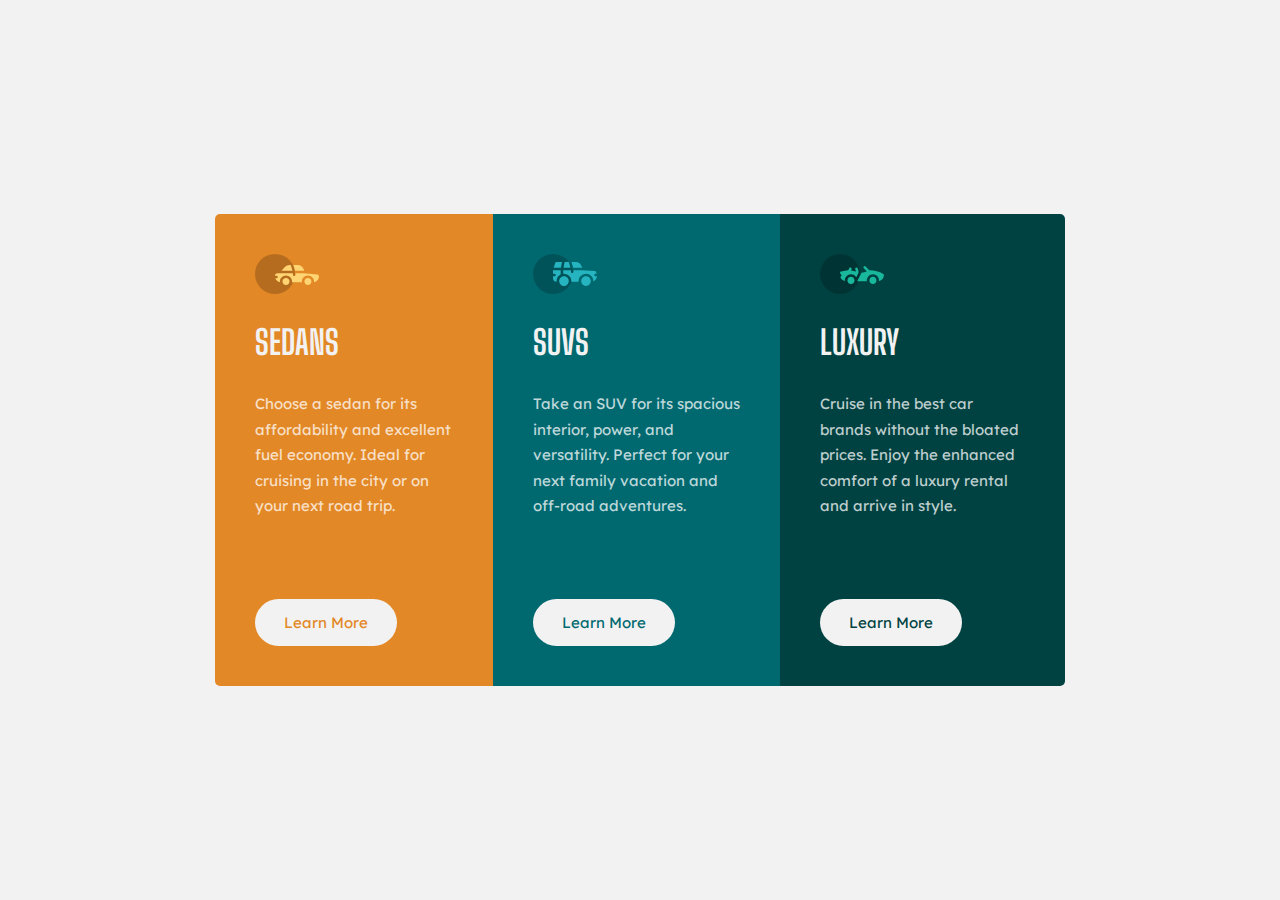
<file: 3-column-preview-card-component-main/index.html>
<!DOCTYPE html>
<html lang="en">
  <head>
    <meta charset="UTF-8" />
    <meta name="viewport" content="width=device-width, initial-scale=1.0" />
    <!-- displays site properly based on user's device -->

    <link
      rel="icon"
      type="image/png"
      sizes="32x32"
      href="./images/favicon-32x32.png"
    />

    <title>Frontend Mentor | 3-column preview card component</title>
    <link rel="preconnect" href="https://fonts.googleapis.com" />
    <link rel="preconnect" href="https://fonts.gstatic.com" crossorigin />
    <link
      href="https://fonts.googleapis.com/css2?family=Big+Shoulders+Display:wght@700&family=Lexend+Deca&display=swap"
      rel="stylesheet"
    />
    <link rel="stylesheet" href="style.css" />
    <!-- Feel free to remove these styles or customise in your own stylesheet 👍 -->
    <!-- <style>
    .attribution { font-size: 11px; text-align: center; }
    .attribution a { color: hsl(228, 45%, 44%); }
  </style> -->
  </head>
  <body>
    <div class="container__card">
      <div class="card card1">
        <picture>
          <img src="./images/icon-sedans.svg" alt="Sedan-icon" />
        </picture>
        <h2 class="title">Sedans</h2>
        <p class="para">
          Choose a sedan for its affordability and excellent fuel economy. Ideal
          for cruising in the city or on your next road trip.
        </p>
        <a class="btn btn1" href="#">Learn More</a>
      </div>
      <div class="card card2">
        <picture>
          <img src="./images/icon-suvs.svg" alt="SUVs-icon" />
        </picture>

        <h2 class="title">SUVs</h2>
        <p class="para">
          Take an SUV for its spacious interior, power, and versatility. Perfect
          for your next family vacation and off-road adventures.
        </p>
        <a class="btn btn2" href="#">Learn More</a>
      </div>
      <div class="card card3">
        <picture>
          <img src="./images/icon-luxury.svg" alt="Luxury-icon" />
        </picture>

        <h2 class="title">Luxury</h2>

        <p class="para">
          Cruise in the best car brands without the bloated prices. Enjoy the
          enhanced comfort of a luxury rental and arrive in style.
        </p>
        <a class="btn btn3" href="#">Learn More</a>
      </div>
    </div>

    <!-- <div class="attribution">
      Challenge by
      <a href="https://www.frontendmentor.io?ref=challenge" target="_blank"
        >Frontend Mentor</a
      >. Coded by <a href="#">Your Name Here</a>.
    </div> -->
  </body>
</html>
</file>
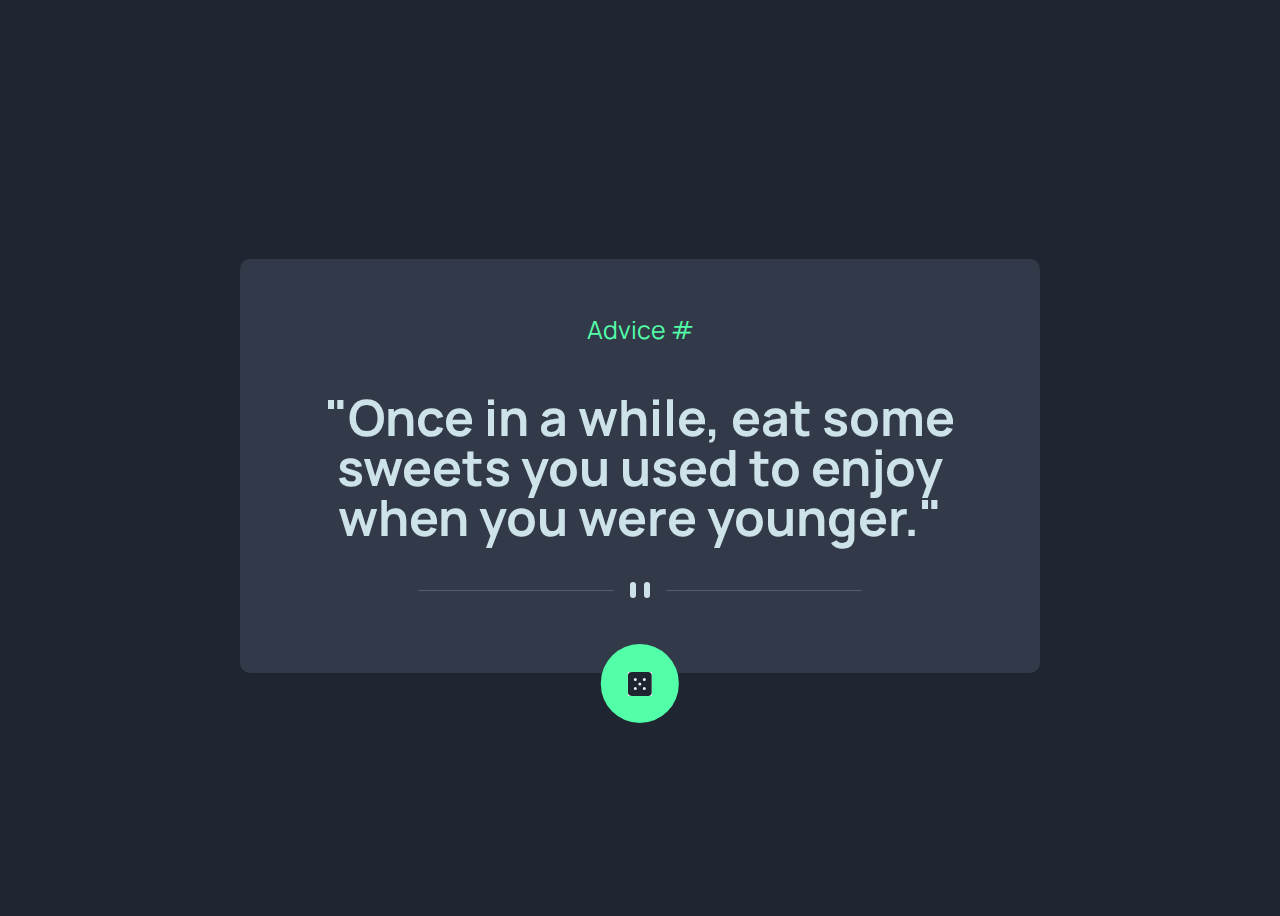
<file: advice-generator-app-main/index.html>
<!DOCTYPE html>
<html lang="en">
  <head>
    <meta charset="UTF-8" />
    <meta name="viewport" content="width=device-width, initial-scale=1.0" />
    <!-- displays site properly based on user's device -->

    <link
      rel="icon"
      type="image/png"
      sizes="32x32"
      href="./images/favicon-32x32.png"
    />

    <title>Frontend Mentor | Advice generator app</title>
    <link rel="preconnect" href="https://fonts.googleapis.com" />
    <link rel="preconnect" href="https://fonts.gstatic.com" crossorigin />
    <link
      href="https://fonts.googleapis.com/css2?family=Manrope:wght@800&display=swap"
      rel="stylesheet"
    />
    <link rel="stylesheet" href="style.css" />
    <!-- Feel free to remove these styles or customise in your own stylesheet 👍 -->
    <!-- <style>
    .attribution { font-size: 11px; text-align: center; }
    .attribution a { color: hsl(228, 45%, 44%); }
  </style> -->
  </head>
  <body>
    <div class="container">
      <p id="para__tag">Advice <span id="advice__no"> # </span></p>
      <h1 id="advice__quote">
        "Once in a while, eat some sweets you used to enjoy when you were
        younger."
      </h1>
      <picture class="theline">
        <source
          media="(min-width: 768px)"
          srcset="./images/pattern-divider-desktop.svg"
        />
        <img src="./images/pattern-divider-mobile.svg" alt="" />
      </picture>

      <div class="btn-container" id="btn">
        <button class="button" data-icon="random-quote__button"></button>
      </div>
    </div>

    <!-- Advice ID goes here -->

    <!-- Advice text goes here -->

    <!-- <div class="attribution">
      Challenge by
      <a href="https://www.frontendmentor.io?ref=challenge" target="_blank"
        >Frontend Mentor</a
      >. Coded by <a href="#">Your Name Here</a>.
    </div> -->
    <script src="index.js"></script>
  </body>
</html>
</file>
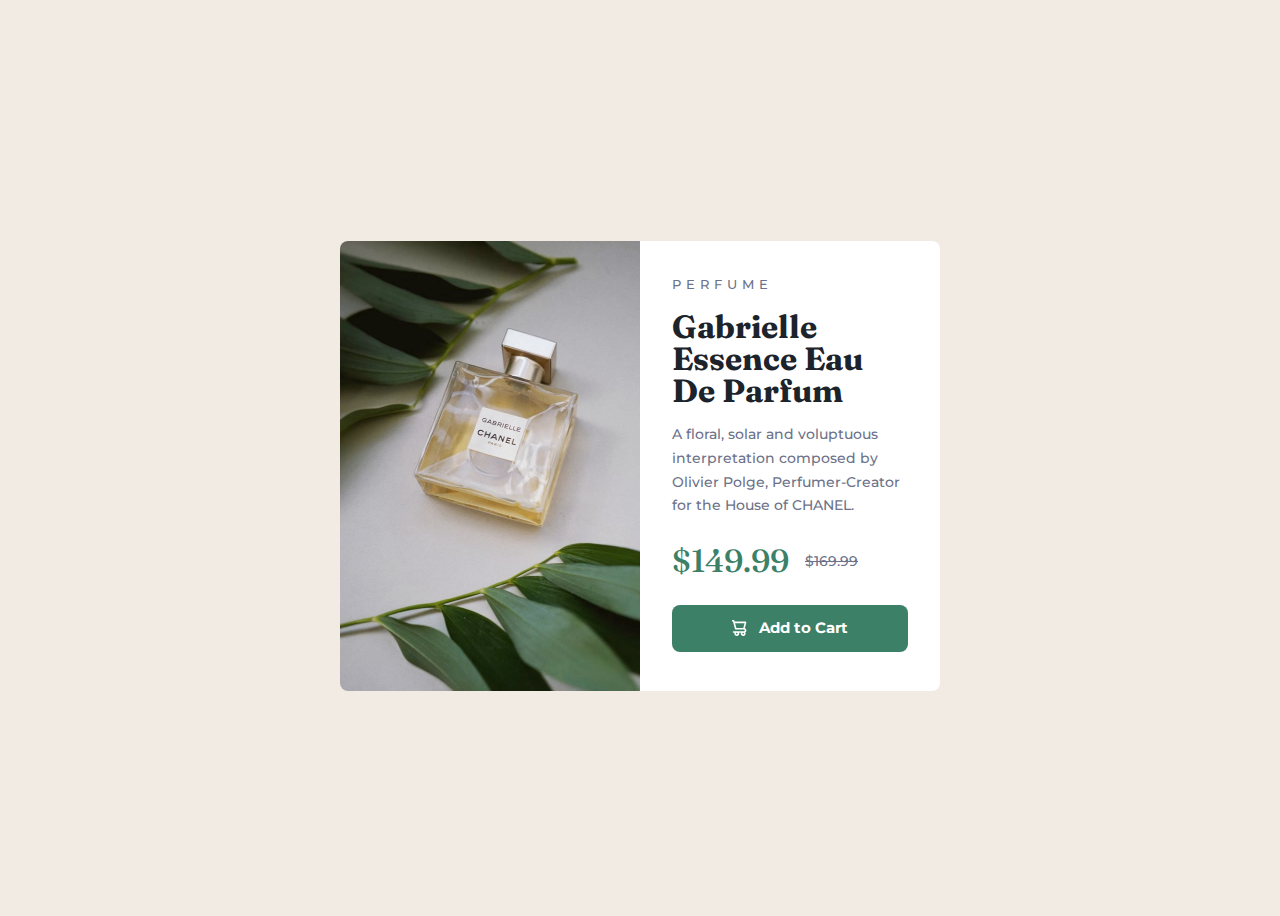
<file: product-preview-card-component-main/index.html>
<!DOCTYPE html>
<html lang="en">
  <head>
    <meta charset="UTF-8" />
    <meta name="viewport" content="width=device-width, initial-scale=1.0" />
    <!-- displays site properly based on user's device -->

    <link
      rel="icon"
      type="image/png"
      sizes="32x32"
      href="./images/favicon-32x32.png"
    />

    <title>Frontend Mentor | Product preview card component</title>
    <!-- google font -->
    <link rel="preconnect" href="https://fonts.googleapis.com" />
    <link rel="preconnect" href="https://fonts.gstatic.com" crossorigin />
    <link
      href="https://fonts.googleapis.com/css2?family=Fraunces:opsz,wght@9..144,700&family=Montserrat:wght@500;600&display=swap"
      rel="stylesheet"
    />
    <!-- CSS  -->
    <link rel="stylesheet" href="style.css" />
    <!-- Feel free to remove these styles or customise in your own stylesheet 👍 -->
    <!-- <style>
      .attribution {
        font-size: 11px;
        text-align: center;
      }
      .attribution a {
        color: hsl(228, 45%, 44%);
      }
    </style> -->
  </head>
  <body>
    <main>
      <article class="product">
        <picture class="product__img">
          <source srcset="images/image-product-desktop.jpg" /
          media="(min-width:600px)">
          <img src="images/image-product-mobile.jpg" alt="" />
        </picture>
        <div class="product__content">
          <p class="product__category">Perfume</p>
          <h1 class="product__title">Gabrielle Essence Eau De Parfum</h1>
          <p>
            A floral, solar and voluptuous interpretation composed by Olivier
            Polge, Perfumer-Creator for the House of CHANEL.
          </p>
          <div class="flex-group">
            <span class="visually-hidden">Product Current Price: </span>
            <p class="product__price">$149.99</p>
            <span class="visually-hidden">Product Original Price: </span>

            <p class="product__original-price"><s>$169.99</s></p>
          </div>
          <button class="button" data-icon="shopping-cart">Add to Cart</button>
        </div>
      </article>
    </main>

    <!-- <div class="attribution">
      Challenge by
      <a href="https://www.frontendmentor.io?ref=challenge" target="_blank"
        >Frontend Mentor</a
      >. Coded by <a href="#">Your Name Here</a>.
    </div> -->
  </body>
</html>
</file>
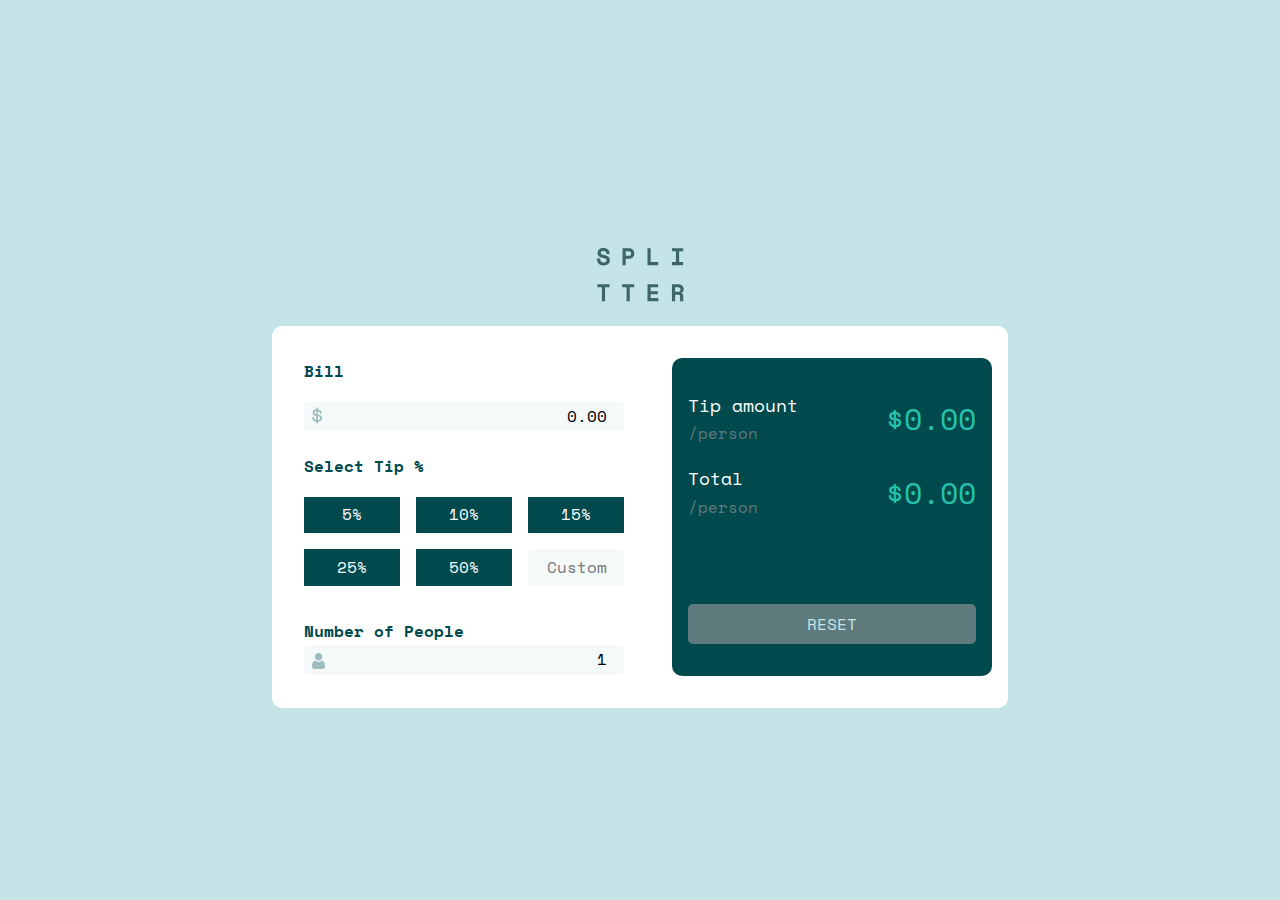
<file: tip-calculator-app-main/index.html>
<!DOCTYPE html>
<html lang="en">
  <head>
    <meta charset="UTF-8" />
    <meta name="viewport" content="width=device-width, initial-scale=1.0" />
    <!-- displays site properly based on user's device -->

    <link
      rel="icon"
      type="image/png"
      sizes="32x32"
      href="./images/favicon-32x32.png"
    />

    <title>Frontend Mentor | Tip calculator app</title>

    <!-- Feel free to remove these styles or customise in your own stylesheet 👍 -->
    <!-- <style>
    .attribution { font-size: 11px; text-align: center; }
    .attribution a { color: hsl(228, 45%, 44%); }
  </style> -->
    <link rel="preconnect" href="https://fonts.googleapis.com" />
    <link rel="preconnect" href="https://fonts.gstatic.com" crossorigin />
    <link
      href="https://fonts.googleapis.com/css2?family=Space+Mono:wght@700&display=swap"
      rel="stylesheet"
    />
    <link rel="stylesheet" href="style.css" />
  </head>
  <body>
    <div class="main-container">
      <!-- logo -->
      <h1>
        <img src="./images/logo.svg" id="logo" alt="logo-for-calculator" />
      </h1>
      <section class="container">
        <!-- left section  -->
        <article class="input-container">
          <form class="amount-input">
            <label for="bill-amount">Bill</label>
            <img
              src="./images/icon-dollar.svg"
              id="dollar-logo"
              alt="logo-for-dollar"
            />
            <input
              class="input-field"
              type="number"
              name="amount"
              id="bill-amount"
              placeholder="0"
              aria-label="bill-amount"
              min="0"
            />
          </form>
          <!-- tip percent buttons -->
          <form class="select-tip">
            <label>Select Tip %</label>
            <div class="percent-options">
              <button
                class="btn"
                id="btn_5"
                type="button"
                aria-label="add-5-percentage"
              >
                5%
              </button>
              <button
                class="btn"
                id="btn_10"
                type="button"
                aria-label="add-10-percentage"
              >
                10%
              </button>
              <button
                class="btn"
                id="btn_15"
                type="button"
                aria-label="add-15-percentage"
              >
                15%
              </button>
              <button
                class="btn"
                id="btn_25"
                type="button"
                aria-label="add-25-percentage"
              >
                25%
              </button>
              <button
                class="btn"
                id="btn_50"
                type="button"
                aria-label="add-50-percentage"
              >
                50%
              </button>
              <input
                id="custom"
                class="custom-percentage"
                type="number"
                max="100"
                placeholder="Custom"
                aria-label="enter-custom-input"
              />
            </div>
          </form>
          <form class="num-people">
            <label for="people-count" id="no_of_people">Number of People</label>
            <label class="hide" id="zero">Can't be zero</label>
            <img
              src="./images/icon-person.svg"
              id="person-logo"
              alt="logo-for-person"
            />
            <input type="number" class="input-field" name="number-people"
            id="people-count" placeholder="0" aria-label="enter-number-of-people
            required aria-required="true" min="0" max="100" />
          </form>
        </article>
        <!-- right section -->
        <article class="display-container">
          <div class="display-tip">
            <div>
              <p class="display-description">Tip amount</p>
              <p>/person</p>
            </div>
            <p class="amount" id="show-tip">$0.00</p>
          </div>
          <div class="display-total">
            <div>
              <p class="display-description">Total</p>
              <p>/person</p>
            </div>
            <p class="amount" id="show-total">$0.00</p>
          </div>
          <button
            class="reset-btn disable"
            id="resetBtn"
            aria-label="reset"
            disabled
          >
            reset
          </button>
        </article>
      </section>
    </div>

    <!-- <div class="attribution">
      Challenge by
      <a href="https://www.frontendmentor.io?ref=challenge" target="_blank"
        >Frontend Mentor</a
      >. Coded by <a href="#">Your Name Here</a>.
    </div> -->
    <script src="index.js"></script>
  </body>
</html>
</file>
<file: 3-column-preview-card-component-main/style.css>
/* font-family: 'Big Shoulders Display', cursive;
font-family: 'Lexend Deca', sans-serif; */
:root {
  --orange: hsl(31, 77%, 52%);
  --light-green: hsl(184, 100%, 22%);
  --dark-green: hsl(179, 100%, 13%);
  --transparent-white: hsla(0, 0%, 100%, 0.75);
  --light-gray: hsl(0, 0%, 95%);
  --big-shoulders: "Big Shoulders Display", cursive;
  --lexend-deca: "Lexend Deca", sans-serif;
}

/*
  1. Use a more-intuitive box-sizing model.
*/
*,
*::before,
*::after {
  box-sizing: border-box;
}
/*
    2. Remove default margin
  */
* {
  margin: 0;
}
/*
    3. Allow percentage-based heights in the application
  */

body {
  height: 100%;
}
/*
    Typographic tweaks!
    4. Add accessible line-height
    5. Improve text rendering
  */
body {
  line-height: 1.7;
  -webkit-font-smoothing: antialiased;
}
/*
    6. Improve media defaults
  */
img,
picture,
video,
canvas,
svg {
  display: block;
  max-width: 100%;
}
/*
    7. Remove built-in form typography styles
  */
input,
button,
textarea,
select {
  font: inherit;
}
/*
    8. Avoid text overflows
  */
p,
h1,
h2,
h3,
h4,
h5,
h6 {
  overflow-wrap: break-word;
}

h1,
h2,
h3 {
  line-height: 1;
}

/* general styling */

body {
  font-size: 15px;
  background-color: var(--light-gray);
  padding: 4rem 2rem;
  font-weight: 400;
  font-family: var(--lexend-deca);
  /* don't use it on body its just for practice */
  /* display: flex; */
}
.container__card {
  display: flex;
  flex-direction: column;
}
.card {
  padding: 2rem 1.5rem;
}
.card1 {
  background-color: var(--orange);
  border-top-left-radius: 5px;
  border-top-right-radius: 5px;
}

.card2 {
  background-color: var(--light-green);
}
.card3 {
  background-color: var(--dark-green);
  border-bottom-left-radius: 5px;
  border-bottom-right-radius: 5px;
}
.title {
  font-family: var(--big-shoulders);
  font-weight: 700;
  text-transform: uppercase;
  font-size: 2.1rem;
  margin-top: 2rem;
  color: var(--light-gray);
}
.para {
  color: var(--transparent-white);
  margin-top: 2rem;
}
.btn {
  display: inline-block;
  text-decoration: none;
  border-radius: 25px;
  padding: 0.7rem 1.8rem;
  margin-top: 2rem;
  background-color: var(--light-gray);
  cursor: pointer;
}
.btn1 {
  color: var(--orange);
}
.btn1:hover {
  color: var(--light-gray);
  background-color: var(--orange);
  border: 1px solid var(--light-gray);
}
.btn2 {
  color: var(--light-green);
}
.btn2:hover {
  color: var(--light-gray);
  background-color: var(--light-green);
  border: 1px solid var(--light-gray);
}
.btn3 {
  color: var(--dark-green);
}
.btn3:hover {
  color: var(--light-gray);
  background-color: var(--dark-green);
  border: 1px solid var(--light-gray);
}

@media (min-width: 600px) {
  html,
  body {
    height: 100%;
  }
  body {
    display: flex;
    justify-content: center;
    align-items: center;
  }
  .container__card {
    flex-direction: row;
    max-width: 850px;
  }
  .card {
    padding: 2.5rem;
  }
  .card1 {
    border-top-left-radius: 5px;
    border-top-right-radius: 0;
    border-bottom-left-radius: 5px;
  }
  .card3 {
    border-top-right-radius: 5px;

    border-bottom-right-radius: 5px;
    border-bottom-left-radius: 0;
  }
  .para {
    margin-bottom: 3rem;
  }
}
</file>
<file: advice-generator-app-main/style.css>
:root {
  --light-cyan: hsl(193, 38%, 86%);
  --primary-neon: hsl(150, 100%, 66%);
  --gray-blue: hsl(217, 19%, 38%);
  --dark-gray-blue: hsl(217, 19%, 24%);
  --darkest-blue: hsl(218, 23%, 16%);
}

/*
    1. Use a more-intuitive box-sizing model.
  */
*,
*::before,
*::after {
  box-sizing: border-box;
}
/*
      2. Remove default margin
    */
* {
  margin: 0;
}
/*
      3. Allow percentage-based heights in the application
    */
html,
body {
  height: 100%;
}
/*
      Typographic tweaks!
      4. Add accessible line-height
      5. Improve text rendering
    */
body {
  line-height: 1.7;
  -webkit-font-smoothing: antialiased;
}
/*
      6. Improve media defaults
    */
img,
picture,
video,
canvas,
svg {
  display: block;
  max-width: 100%;
}
/*
      7. Remove built-in form typography styles
    */
input,
button,
textarea,
select {
  font: inherit;
}
/*
      8. Avoid text overflows
    */
p,
h1,
h2,
h3,
h4,
h5,
h6 {
  overflow-wrap: break-word;
}

h1,
h2,
h3 {
  line-height: 1;
}

body {
  font-size: 16px;
  font-family: "Manrope", sans-serif;
  display: grid;
  place-content: center;
  margin: 1rem;
  background-color: var(--darkest-blue);
  color: var(--light-cyan);
}
.container {
  display: flex;
  max-width: 600px;
  padding: 2em;
  border-radius: 10px;
  flex-direction: column;
  justify-content: center;
  align-items: center;
  gap: 2.5rem;
  text-align: center;
  background-color: var(--dark-gray-blue);
  position: relative;
}
.theline {
  margin-bottom: 1em;
}
.btn-container {
  background-color: var(--primary-neon);
  padding: 1.7rem 1.7rem;
  text-align: center;
  background-repeat: no-repeat;
  border-radius: 50px;
  position: absolute;
  bottom: -3em;
  left: 50%;
  transform: translateX(-50%);
}
.button[data-icon="random-quote__button"] {
  background-image: url(images/icon-dice.svg);
  width: 24px;
  height: 24px;
  background-size: cover;

  background-blend-mode: multiply;
  border: none;
  display: flex;
  justify-content: center;
  align-items: center;

  /* background-color: var(--primary-neon); */
}
.btn-container:hover,
.btn-container:focus {
  box-shadow: 0 0 40px hsl(150, 100%, 66%);
  cursor: pointer;
}
p {
  color: var(--primary-neon);
}

/* Media Queries */

@media (min-width: 600px) {
  body {
    font-size: 25px;
  }
  .container {
    max-width: 800px;
  }
  .btn-container {
    bottom: -2em;
  }
}
</file>
<file: product-preview-card-component-main/style.css>
:root {
  --clr-primary-400: hsl(158, 36%, 37%);
  --clr-primary-500: hsl(158, 36%, 20%);
  --clr-secondary-200: hsl(30, 38%, 92%);

  --clr-neutral-900: hsl(212, 21%, 14%);
  --clr-neutral-400: hsl(228, 12%, 48%);
  --clr-neutral-100: hsl(0, 0%, 100%);

  --ff-accent: "Fraunces", serif;
  --ff-base: "Montserrat", sans-serif;

  --fw-regular: 500;
  --fw-bold: 700;
}

/*
  1. Use a more-intuitive box-sizing model.
*/
*,
*::before,
*::after {
  box-sizing: border-box;
}
/*
    2. Remove default margin
  */
* {
  margin: 0;
}
/*
    3. Allow percentage-based heights in the application
  */
html,
body {
  height: 100%;
}
/*
    Typographic tweaks!
    4. Add accessible line-height
    5. Improve text rendering
  */
body {
  line-height: 1.7;
  -webkit-font-smoothing: antialiased;
}
/*
    6. Improve media defaults
  */
img,
picture,
video,
canvas,
svg {
  display: block;
  max-width: 100%;
}
/*
    7. Remove built-in form typography styles
  */
input,
button,
textarea,
select {
  font: inherit;
}
/*
    8. Avoid text overflows
  */
p,
h1,
h2,
h3,
h4,
h5,
h6 {
  overflow-wrap: break-word;
}

h1,
h2,
h3 {
  line-height: 1;
}
/* general styling */

body {
  font-family: var(--ff-base);
  font-weight: var(--fw-regular);
  font-size: 0.875rem;
  color: var(--clr-neutral-400);
  background: var(--clr-secondary-200);

  /* not recommend */
  display: grid;
  place-content: center;
  margin: 1rem;
}

/* Utilities */

.flex-group {
  display: flex;
  gap: 1rem;
  flex-wrap: wrap;
  align-items: center;
}

.visually-hidden:not(:focus):not(:active) {
  clip: rect(0 0 0 0);
  clip-path: inset(50%);
  height: 1px;
  overflow: hidden;
  position: absolute;
  white-space: nowrap;
  width: 1px;
}

/* Button styling */
.button {
  text-decoration: none;
  cursor: pointer;
  padding: 0.75em 1.5em;
  border-radius: 0.5rem;
  gap: 0.75rem;
  border: none;
  color: var(--clr-neutral-100);
  background-color: var(--clr-primary-400);
  /* it acts as inline but it is flex too */
  display: inline-flex;
  justify-content: center;
  align-items: center;
  font-weight: var(--fw-bold);
  font-size: 0.925rem;
}

.button[data-icon="shopping-cart"]::before {
  content: "";
  background-image: url(images/icon-cart.svg);
  width: 15px;
  height: 16px;
}
.button:is(:hover, :focus) {
  background-color: var(--clr-primary-500);
}
/* product styles */
.product {
  --content-padding: 1.5rem;
  --content-spacing: 1rem;
  background-color: var(--clr-neutral-100);
  border-radius: 0.5rem;
  display: grid;

  max-width: 600px;
  overflow: hidden;
}
.product__content {
  gap: var(--content-spacing);
  padding: var(--content-padding);
  max-width: 600px;
  display: flex;
  flex-direction: column;
}

.product__category {
  font-size: 0.8125rem;
  letter-spacing: 5px;
  text-transform: uppercase;
}
.product__title {
  color: var(--clr-neutral-900);
  font-size: 2rem;
  font-family: var(--ff-accent);
}
.product__price {
  font-size: 2rem;
  font-family: var(--ff-accent);
  color: var(--clr-primary-400);
}

/* Media Queries */

@media (min-width: 600px) {
  .product {
    --content-padding: 2rem;
    grid-template-columns: 1fr 1fr;
  }
}
</file>
<file: tip-calculator-app-main/style.css>
:root {
  --clr-primary-cyan: hsl(172, 67%, 45%);
  --clr-neutral-dark-cyan: hsl(183, 100%, 15%);
  --clr-neutral-dark-gray-cyan: hsl(186, 14%, 43%);
  --white: hsl(0, 0%, 100%);
  --clr-neutal-light-gray: hsl(185, 41%, 84%);
  --clr-neutal-lightish-gray-cyan: hsl(189, 41%, 97%);
  --red: rgb(255, 102, 102);
  --ft-size: 24px;
  --ft-weight: 700;
  --ft-base: "Space Mono", monospace;
  --btn-color: rgb(94, 122, 125);
}

/*
  1. Use a more-intuitive box-sizing model.
*/
*,
*::before,
*::after {
  box-sizing: border-box;
}
/*
    2. Remove default margin
  */
* {
  margin: 0;
}
/*
    3. Allow percentage-based heights in the application
  */
html,
body {
  height: 100%;
}
/*
    Typographic tweaks!
    4. Add accessible line-height
    5. Improve text rendering
  */
body {
  line-height: 1.7;
  -webkit-font-smoothing: antialiased;
}
/*
    6. Improve media defaults
  */
img,
picture,
video,
canvas,
svg {
  display: block;
  max-width: 100%;
}
/*
    7. Remove built-in form typography styles
  */
input,
button,
textarea,
select {
  font: inherit;
}
/*
    8. Avoid text overflows
  */
p,
h1,
h2,
h3,
h4,
h5,
h6 {
  overflow-wrap: break-word;
}

h1,
h2,
h3 {
  line-height: 1;
}

/* general styling */
body {
  font-family: var(--ft-base);
  background-color: var(--clr-neutal-light-gray);
  display: flex;
  justify-content: center;
  align-items: center;
  /* overflow: hidden; */
  margin-top: 2rem;
}

.main-container {
  margin-top: 10rem;
}
.container {
  padding: 2em;
  max-width: 800px;
  background-color: var(--white);
  border-radius: 10px;
}
#logo {
  display: block;
  margin: 1.5rem auto;
  padding-top: 2rem;
}
.hide {
  display: none;
}
/* card section */
/* form {
  position: relative;
  margin-top: 1.4rem;
} */
label {
  color: var(--clr-neutral-dark-cyan);
  font-size: 0.8rem;
  display: block;
  font-weight: var(--ft-weight);
}

.empty {
  display: inline;
  color: var(--red);

  position: absolute;
  right: 0;
  bottom: 2.5rem;
}
form .amount-input {
  position: relative;
}
input[type="number"] {
  background-color: var(--clr-neutal-lightish-gray-cyan);
  text-align: right;
  color: var();
  width: 100%;
  border: none;
  border-radius: 4px;
}
.input-field:hover,
.input-field:focus {
  border: 2px solid var(--clr-primary-cyan);
}
#dollar-logo {
  position: relative;
  top: 1.4rem;
  left: 0.5rem;
}

.select-tip {
  margin-top: 1rem;
}
.percent-options {
  display: grid;
  grid-template-columns: 8rem 8rem;
  border-radius: 10px;
  gap: 1rem;
  max-width: 100%;
  width: 100%;
}

.btn {
  border: none;
  cursor: pointer;
  padding: 0.3rem 0;
  color: var(--clr-neutal-lightish-gray-cyan);
  background: var(--clr-neutral-dark-cyan);
}
.active {
  background: var(--clr-primary-cyan);
  color: var(--clr-neutral-dark-cyan);
}
#custom {
  text-align: right;
  background-color: var(--clr-neutal-lightish-gray-cyan);
  border: none;
  /* padding-right: 1em; */
}
.num-people {
  margin-top: 2rem;
  position: relative;
}

#person-logo {
  position: absolute;
  top: 2.2rem;
  left: 0.5rem;
}

.display-container {
  margin-top: 2rem;
  border-radius: 10px;
  padding: 2rem 1rem;
  color: white;
  background-color: var(--clr-neutral-dark-cyan);
}
.display-tip,
.display-total {
  display: flex;
  justify-content: space-between;
  align-items: center;
  margin-bottom: 1rem;
}
p {
  color: var(--clr-neutral-dark-gray-cyan);
}
.display-description {
  color: white;
  font-size: 18px;
}
.amount {
  font-size: 28px;
  color: var(--clr-primary-cyan);
}
.reset-btn {
  display: block;
  width: 100%;
  font-weight: inherit;
  border-radius: 5px;

  border: none;
  padding-top: 0.4em;
  padding-bottom: 0.4em;
  text-transform: uppercase;
}
.disable {
  color: var(--clr-neutal-light-gray);
  background-color: var(--clr-neutral-dark-gray-cyan);
}
.open {
  color: var(--clr-neutral-dark-cyan);
  background-color: var(--clr-primary-cyan);
}

@media (min-width: 600px) {
  body {
    margin-top: 0;
    overflow: hidden;
  }
  .main-container {
    margin-top: 0;
  }
  .container {
    display: grid;
    max-width: 870px;
    grid-template-columns: 1fr 1fr;
    gap: 2rem;
  }
  .display-container {
    margin-left: 1rem;
    margin-top: 0;
    margin-right: 0;
    width: 100%;
  }
  .display-tip,
  .display-total {
    justify-content: space-between;
    align-items: center;
  }
  .select-tip {
    margin-top: 1.4rem;
  }
  .percent-options {
    grid-template-columns: 6rem 6rem 6rem;
    margin-top: 1rem;
    gap: 1rem;
    max-width: 100%;
    width: 100%;
  }
  .amount {
    font-size: 30px;
  }
  .reset-btn {
    margin-top: 5.2rem;
  }
  label {
    font-size: 1rem;
  }
}
</file>
